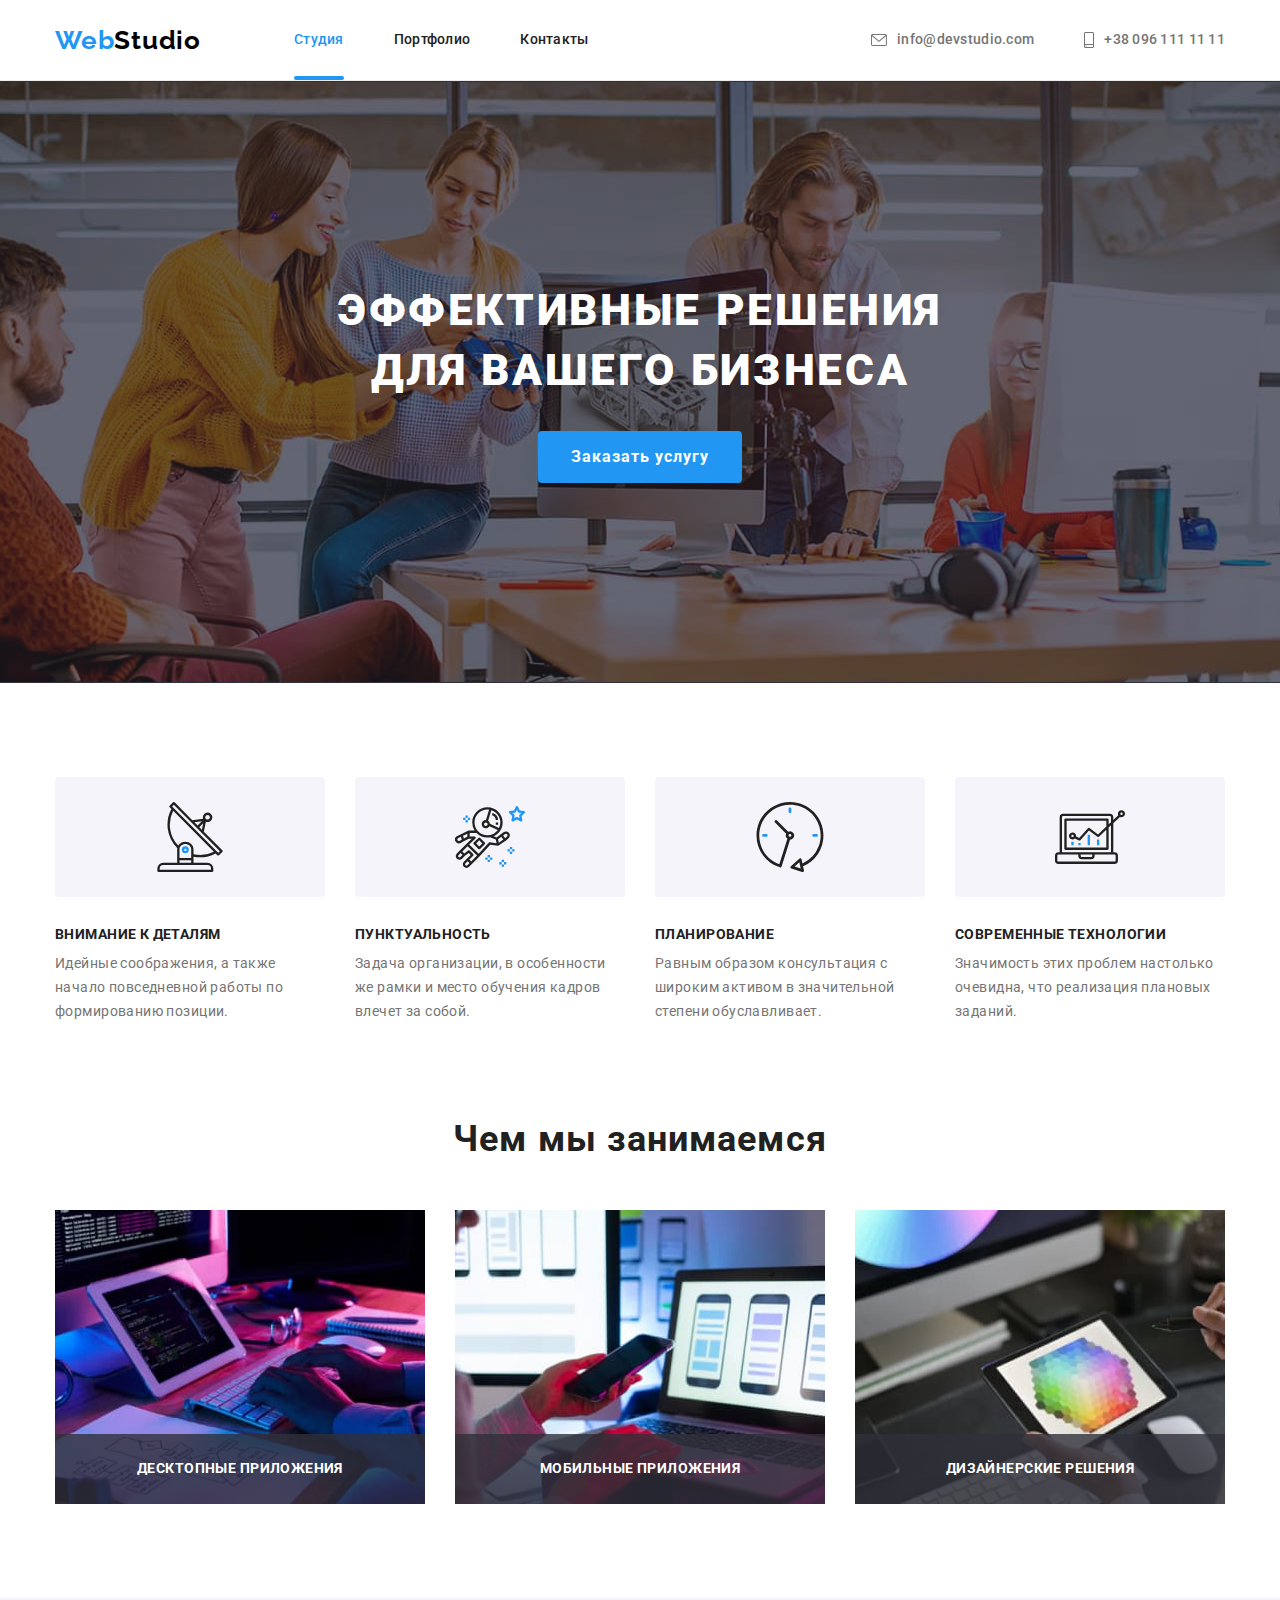
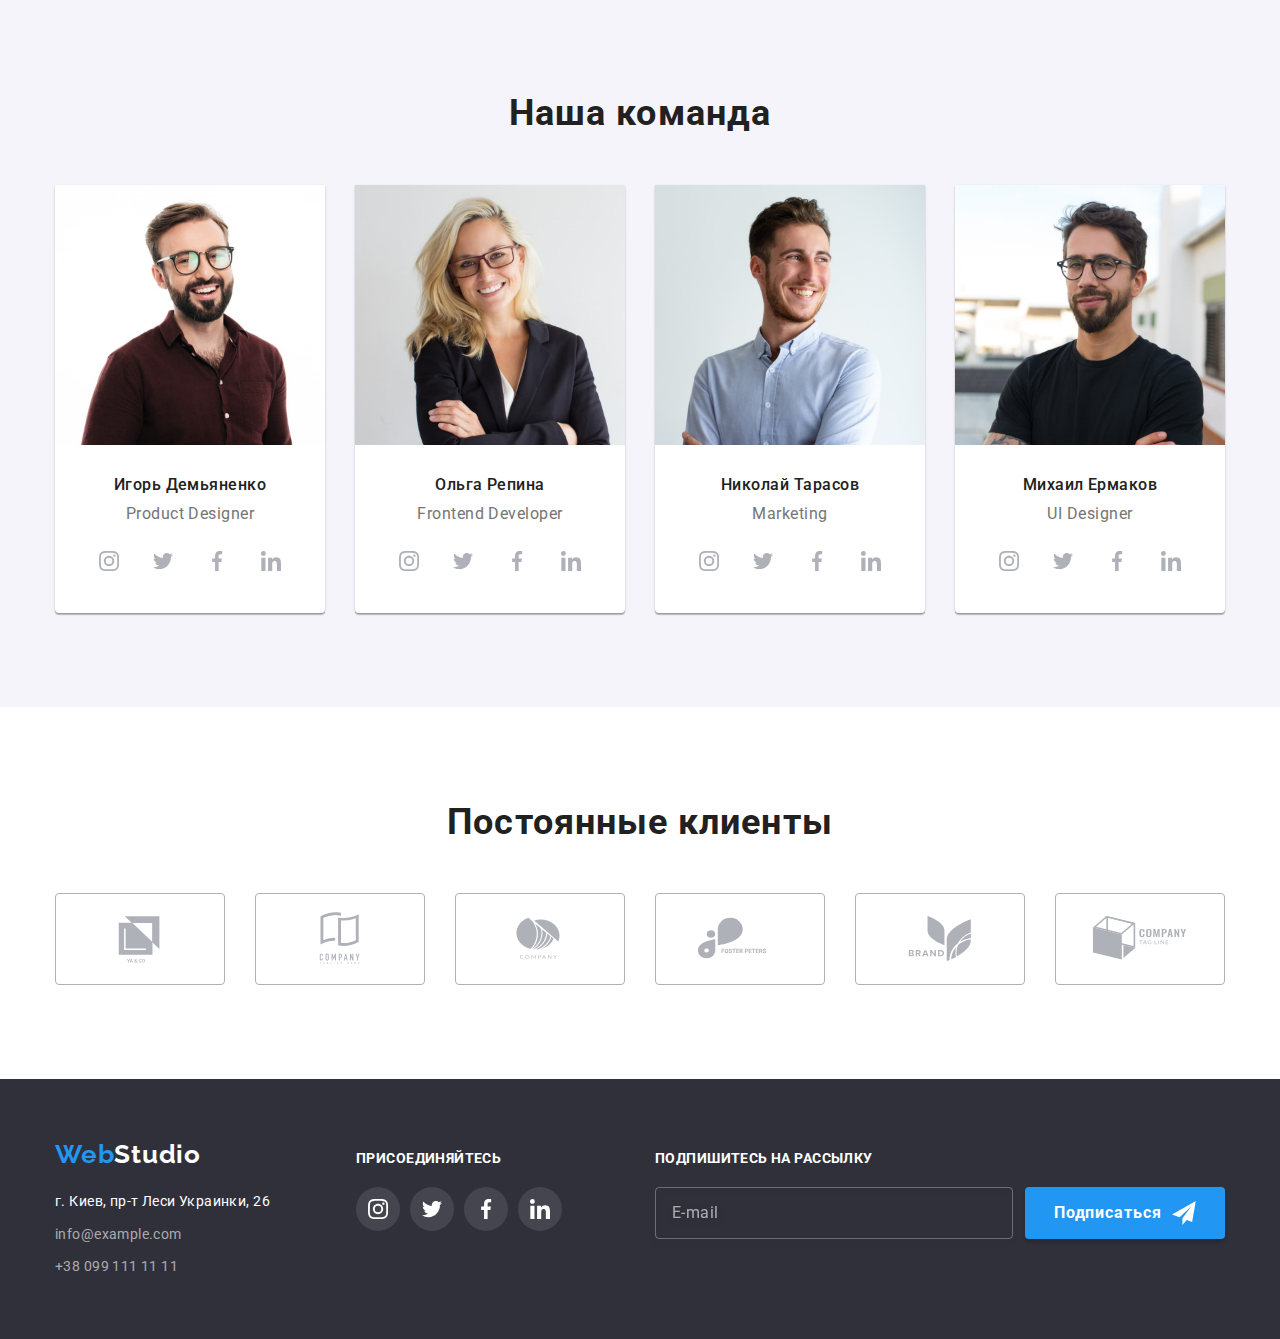
<file: index.html>
<!DOCTYPE html>
<html lang="ru">

<head>
    <meta charset="UTF-8">
    <meta http-equiv="X-UA-Compatible" content="IE=edge">
    <meta name="viewport" content="width=device-width, initial-scale=1.0">
    <title>WebStudio</title>
    <link
        href="https://fonts.googleapis.com/css2?family=Raleway:wght@700&family=Roboto:wght@400;500;700;900&display=swap"
        rel="stylesheet" />
    <link rel="stylesheet"
        href="https://cdnjs.cloudflare.com/ajax/libs/modern-normalize/1.1.0/modern-normalize.min.css" />
    <link rel="stylesheet" href="./css/styles.css" />
</head>

<body>
    <!--Шапка сайта-->
    <header class="page-header">
        <div class="container main-nav">
            <nav class="main-nav">
                <a href="" lang="en" class="logo-primary"> <span class="logo-part">Web</span>Studio</a>
                <ul class="site-nav list">
                    <li class="item"><a href="" class="link current">Студия</a></li>
                    <li class="item"><a href="./portfolio.html" class="link">Портфолио</a></li>
                    <li class="item"><a href="" class="link">Контакты</a></li>
                </ul>
            </nav>
            <ul class="contacts list">
                <li class="item">
                    <a href="mailto:info@devstudio.com" class="contacts-primary">
                        <svg class="contact-icon" width="16" height="12">
                            <use href="./images/sprite.svg#icon-envelope"></use>
                        </svg>
                        info@devstudio.com
                    </a>
                </li>
                <li class="item">
                    <a href="tel:+380961111111" class="contacts-primary">
                        <svg class="contact-icon" width="10" height="16">
                            <use href="./images/sprite.svg#icon-smartphone"></use>
                        </svg>
                        +38 096 111 11 11
                    </a>
                </li>
            </ul>
        </div>
    </header>

    <!--Main-->
    <main>
        <!--Компания-->
        <section class="hero">
            <h1 class="hero-title">Эффективные решения для вашего бизнеса</h1>
            <button type="button" class="button primary" data-modal-open>Заказать услугу</button>
            <div class="backdrop is-hidden" data-modal>
                <div class="modal">
                    <button class="close" data-modal-close>
                        <svg width="11" height="11" class="close-icon">
                            <use href="./images/sprite.svg#icon-close"></use>
                        </svg>
                    </button>
                    <p class="modal-title">Оставьте свои данные, мы вам перезвоним</p>
                    <form action="#" class="modal-form">
                        <p class="modal-block">
                            <label for="name">Имя</label>
                            <input type="text" name="text" id="name" placeholder=" ">
                            <svg class="modal-icon" width="18" height="18">
                                <use href="./images/sprite.svg#icon-person"></use>
                            </svg>
                        </p>
                        <p class="modal-block">
                            <label for="tel">Телефон</label>
                            <input type="tel" name="tel" id="tel" placeholder=" ">
                            <svg class="modal-icon" width="18" height="18">
                                <use href="./images/sprite.svg#icon-phone"></use>
                            </svg>
                        </p>
                        <p class="modal-block">
                            <label for="mail">Почта</label>
                            <input type="email" name="mail" id="mail" placeholder=" ">
                            <svg class="modal-icon" width="18" height="18">
                                <use href="./images/sprite.svg#icon-email"></use>
                            </svg>
                        </p>
                        <p class="modal-comment">
                            <label for="comment">Комментарий</label>
                            <textarea name="comment" id="comment" placeholder="Введите текст"></textarea>
                        </p>
                        <p class="modal-consent">
                            <label for="consent">
                            <input class="checkbox" type="checkbox" name="consent" id="consent">
                            <span class="modal-consent-icon"></span>
                            Соглашаюсь с рассылкой и принимаю <a href="#" class="modal-consent-link"> Условия договора</a></label>
                        </p>
                        <button type="submit" class="button fourth">Отправить</button>  
                    </form>

                </div>
            </div>

        </section>
        <!--Преимущества-->

        <section class="section">
            <div class="container">
                <h2 class="title visually-hidden">Наши преимущества</h2>
                <ul class="advantage-list list">
                    <li class="item">
                        <div class="advantage-svg">
                            <svg width="70" height="70">
                                <use href="./images/sprite.svg#icon-antenna"></use>
                            </svg>
                        </div>
                        <h3 class="advantage-title">Внимание к деталям</h3>
                        <p class="advantage-description">Идейные соображения, а также начало повседневной работы по
                            формированию позиции.
                        </p>
                    </li>
                    <li class="item">
                        <div class="advantage-svg">
                            <svg width="70" height="70">
                                <use href="./images/sprite.svg#icon-astronaut"></use>
                            </svg>
                        </div>
                        <h3 class="advantage-title">Пунктуальность</h3>
                        <p class="advantage-description">Задача организации, в особенности же рамки и место обучения
                            кадров влечет за собой.
                        </p>
                    </li>
                    <li class="item">
                        <div class="advantage-svg">
                            <svg width="70" height="70">
                                <use href="./images/sprite.svg#icon-clock"></use>
                            </svg>
                        </div>
                        <h3 class="advantage-title">Планирование</h3>
                        <p class="advantage-description">Равным образом консультация с широким активом в значительной
                            степени обуславливает.
                        </p>
                    </li>
                    <li class="item">
                        <div class="advantage-svg">
                            <svg width="70" height="70">
                                <use href="./images/sprite.svg#icon-diagram"></use>
                            </svg>
                        </div>
                        <h3 class="advantage-title">Современные технологии</h3>
                        <p class="advantage-description">Значимость этих проблем настолько очевидна, что реализация
                            плановых заданий.
                        </p>
                    </li>
                </ul>
            </div>
        </section>
        <!--Чем мы занимаемся-->
        <section class="section performance">
            <div class="container">
                <h2 class="title">Чем мы занимаемся</h2>
                <ul class="performance-list list">
                    <li class="item">
                        <img class="performance-image" src="./images/computer.jpg" alt="работа с компьютером"
                            width="370">
                        <a href="" class="performance-link">
                            <h3 class="performance-title">Десктопные приложения</h3>
                        </a>
                    </li>
                    <li class="item">
                        <img class="performance-image" src="./images/smartphone.jpg" alt="работа со смартфоном"
                            width="370">
                        <a href="" class="performance-link">
                            <h3 class="performance-title">Мобильные приложения</h3>
                        </a>
                    </li>
                    <li class="item">
                        <img class="performance-image" src="./images/mapcase.jpg" alt="работа с планшетом" width="370">
                        <a href="" class="performance-link">
                            <h3 class="performance-title">Дизайнерские решения</h3>
                        </a>
                    </li>
                </ul>
            </div>
        </section>
        <!--Наша команда-->
        <section class="section team">
            <div class="container">
                <h2 class="title">Наша команда</h2>
                <ul class="team-list list">
                    <li class="item">
                        <img class="team-list-image" src="./images/igor.jpg" alt="Мужчина" width="270">
                        <div class="team-padding">
                            <h3 class="team-member">Игорь Демьяненко</h3>
                            <p lang="en" class="profession">Product Designer</p>
                            <ul class="social-network-list list">
                                <li class="item"> <a href="" class="social-network-link">
                                        <svg class="social-network-icon" width="20" height="20">
                                            <use href="./images/sprite.svg#icon-instagram"></use>
                                        </svg>
                                    </a>
                                </li>
                                <li class="item">
                                    <a href="" class="social-network-link">
                                        <svg class="social-network-icon" width="20" height="20">
                                            <use href="./images/sprite.svg#icon-twitter"></use>
                                        </svg>
                                    </a>
                                </li>
                                <li class="item">
                                    <a href="" class="social-network-link">
                                        <svg class="social-network-icon" width="20" height="20">
                                            <use href="./images/sprite.svg#icon-facebook"></use>
                                        </svg>
                                    </a>
                                </li>
                                <li class="item">
                                    <a href="" class="social-network-link">
                                        <svg class="social-network-icon" width="20" height="20">
                                            <use href="./images/sprite.svg#icon-linkedin"></use>
                                        </svg>
                                    </a>
                                </li>
                            </ul>
                        </div>
                    </li>
                    <li class="item">
                        <img class="team-list-image" src="./images/olga.jpg" alt="Женщина" width="270">
                        <div class="team-padding">
                            <h3 class="team-member">Ольга Репина</h3>
                            <p lang="en" class="profession">Frontend Developer</p>
                            <ul class="social-network-list list">
                                <li class="item"> <a href="" class="social-network-link">
                                        <svg class="social-network-icon" width="20" height="20">
                                            <use href="./images/sprite.svg#icon-instagram"></use>
                                        </svg>
                                    </a>
                                </li>
                                <li class="item">
                                    <a href="" class="social-network-link">
                                        <svg class="social-network-icon" width="20" height="20">
                                            <use href="./images/sprite.svg#icon-twitter"></use>
                                        </svg>
                                    </a>
                                </li>
                                <li class="item">
                                    <a href="" class="social-network-link">
                                        <svg class="social-network-icon" width="20" height="20">
                                            <use href="./images/sprite.svg#icon-facebook"></use>
                                        </svg>
                                    </a>
                                </li>
                                <li class="item">
                                    <a href="" class="social-network-link">
                                        <svg class="social-network-icon" width="20" height="20">
                                            <use href="./images/sprite.svg#icon-linkedin"></use>
                                        </svg>
                                    </a>
                                </li>
                            </ul>
                        </div>
                    </li>
                    <li class="item">
                        <img class="team-list-image" src="./images/nikoly.jpg" alt="Мужчина" width="270">
                        <div class="team-padding">
                            <h3 class="team-member">Николай Тарасов</h3>
                            <p lang="en" class="profession">Marketing</p>
                            <ul class="social-network-list list">
                                <li class="item"> <a href="" class="social-network-link">
                                        <svg class="social-network-icon" width="20" height="20">
                                            <use href="./images/sprite.svg#icon-instagram"></use>
                                        </svg>
                                    </a>
                                </li>
                                <li class="item">
                                    <a href="" class="social-network-link">
                                        <svg class="social-network-icon" width="20" height="20">
                                            <use href="./images/sprite.svg#icon-twitter"></use>
                                        </svg>
                                    </a>
                                </li>
                                <li class="item">
                                    <a href="" class="social-network-link">
                                        <svg class="social-network-icon" width="20" height="20">
                                            <use href="./images/sprite.svg#icon-facebook"></use>
                                        </svg>
                                    </a>
                                </li>
                                <li class="item">
                                    <a href="" class="social-network-link">
                                        <svg class="social-network-icon" width="20" height="20">
                                            <use href="./images/sprite.svg#icon-linkedin"></use>
                                        </svg>
                                    </a>
                                </li>
                            </ul>
                        </div>
                    </li>
                    <li class="item">
                        <img class="team-list-image" src="./images/mihail.jpg" alt="Мужчина" width="270">
                        <div class="team-padding">
                            <h3 class="team-member">Михаил Ермаков</h3>
                            <p lang="en" class="profession">UI Designer</p>
                            <ul class="social-network-list list">
                                <li class="item"> <a href="" class="social-network-link">
                                        <svg class="social-network-icon" width="20" height="20">
                                            <use href="./images/sprite.svg#icon-instagram"></use>
                                        </svg>
                                    </a>
                                </li>
                                <li class="item">
                                    <a href="" class="social-network-link">
                                        <svg class="social-network-icon" width="20" height="20">
                                            <use href="./images/sprite.svg#icon-twitter"></use>
                                        </svg>
                                    </a>
                                </li>
                                <li class="item">
                                    <a href="" class="social-network-link">
                                        <svg class="social-network-icon" width="20" height="20">
                                            <use href="./images/sprite.svg#icon-facebook"></use>
                                        </svg>
                                    </a>
                                </li>
                                <li class="item">
                                    <a href="" class="social-network-link">
                                        <svg class="social-network-icon" width="20" height="20">
                                            <use href="./images/sprite.svg#icon-linkedin"></use>
                                        </svg>
                                    </a>
                                </li>
                            </ul>
                        </div>
                    </li>
                </ul>
            </div>
        </section>

        <!--Постоянные клиенты-->
        <section class="section clients">
            <div class="container">
                <h2 class="title">Постоянные клиенты</h2>
                <ul class="clients-list list">
                    <li class="item">
                        <a href="" class="client-link">
                            <svg class="client-icon" width="106" height="60">
                                <use href="./images/sprite.svg#icon-Logo"></use>
                            </svg>
                        </a>
                    </li>
                    <li class="item">
                        <a href="" class="client-link">
                            <svg class="client-icon" width="106" height="60">
                                <use href="./images/sprite.svg#icon-Logo-1"></use>
                            </svg>
                        </a>
                    </li>
                    <li class="item">
                        <a href="" class="client-link">
                            <svg class="client-icon" width="106" height="60">
                                <use href="./images/sprite.svg#icon-Logo-2"></use>
                            </svg>
                        </a>
                    </li>
                    <li class="item">
                        <a href="" class="client-link">
                            <svg class="client-icon" width="106" height="60">
                                <use href="./images/sprite.svg#icon-Logo-3"></use>
                            </svg>
                        </a>
                    </li>
                    <li class="item">
                        <a href="" class="client-link">
                            <svg class="client-icon" width="106" height="60">
                                <use href="./images/sprite.svg#icon-Logo-4"></use>
                            </svg>
                        </a>
                    </li>
                    <li class="item">
                        <a href="" class="client-link">
                            <svg class="client-icon" width="106" height="60">
                                <use href="./images/sprite.svg#icon-Logo-5"></use>
                            </svg>
                        </a>
                    </li>
                </ul>
            </div>
        </section>
    </main>

    <!--footer-->
    <footer>
        <div class="container footer-block">
            <div class="footer-block-one">
                <a href="" lang="en" class="logo-secondary"><span class="logo-part">Web</span>Studio</a>
                <address class="address">
                    г. Киев, пр-т Леси Украинки, 26
                    <ul class="footer-contacts list">
                        <li class="item"><a href="mailto:info@example.com"
                                class="contacts-secondary">info@example.com</a></li>
                        <li class="item-item"><a href="tel:+380991111111" class="contacts-secondary">+38 099 111 11
                                11</a></li>
                    </ul>
                </address>
            </div>
            <div class="footer-block-two">
                <p class="footer-network-call">присоединяйтесь</p>
                <ul class="footer-network-list list">
                    <li class="item">
                        <a href="" class="footer-network-link">
                            <svg class="footer-network-icon" width="20" height="20">
                                <use href="./images/sprite.svg#icon-instagram"></use>
                            </svg>
                        </a>
                    </li>
                    <li class="item">
                        <a href="" class="footer-network-link">
                            <svg class="footer-network-icon" width="20" height="20">
                                <use href="./images/sprite.svg#icon-twitter"></use>
                            </svg>
                        </a>
                    </li>
                    <li class="item">
                        <a href="" class="footer-network-link">
                            <svg class="footer-network-icon" width="20" height="20">
                                <use href="./images/sprite.svg#icon-facebook"></use>
                            </svg>
                        </a>
                    </li>
                    <li class="item">
                        <a href="" class="footer-network-link">
                            <svg class="footer-network-icon" width="20" height="20">
                                <use href="./images/sprite.svg#icon-linkedin"></use>
                            </svg>
                        </a>
                    </li>
                </ul>
            </div>
            <div class="footer-block-three">
                <p class="footer-network-call">Подпишитесь на рассылку</p>
                <form action="#" class="sub-form">
                    <div class="sub-field">
                        <label for="email"></label>
                        <input type="email" name="mail" id="email" placeholder="E-mail">
                        <button class="button third" type="submit">Подписаться 
                            <svg class="sub-icon" width="24" height="24">
                            <use href="./images/sprite.svg#icon-send"></use>
                            </svg>
                        </button>
                    </div>
                </form>
                
            </div>

        </div>
    </footer>
    <script src="./js/modal.js"></script>
</body>

</html>
</file>
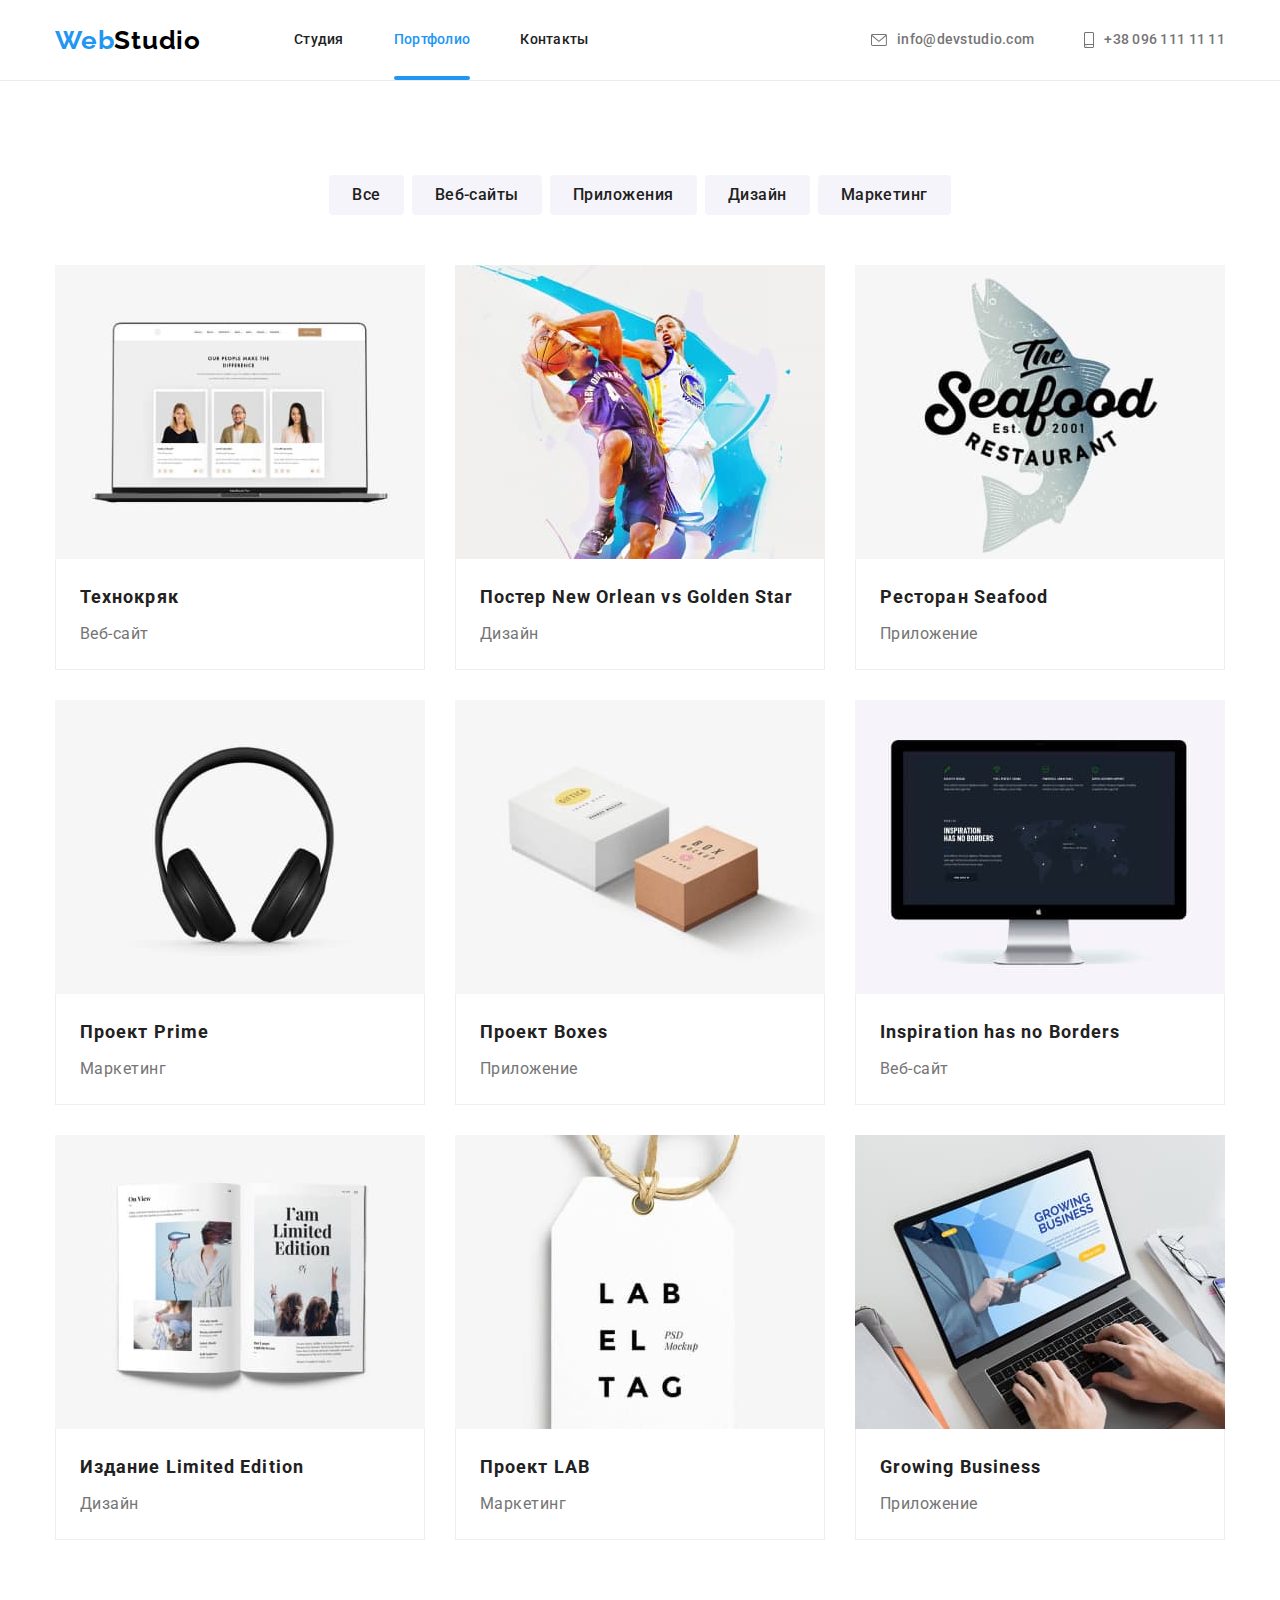
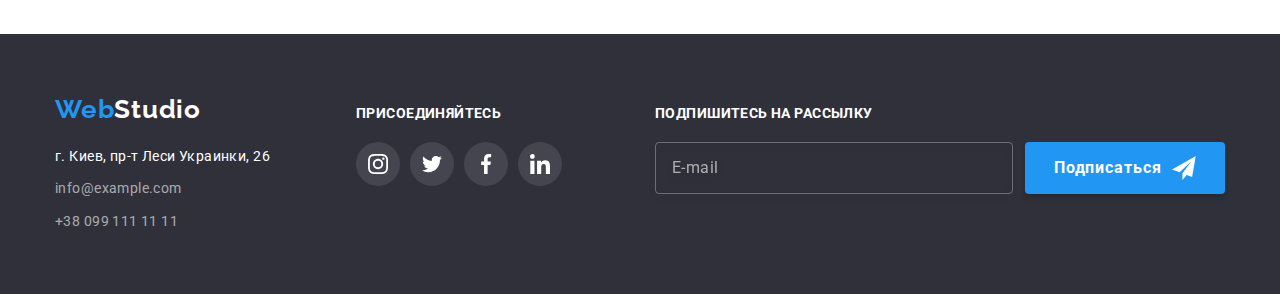
<file: portfolio.html>
<!DOCTYPE html>
<html lang="ru">

<head>
    <meta charset="UTF-8">
    <meta http-equiv="X-UA-Compatible" content="IE=edge">
    <meta name="viewport" content="width=device-width, initial-scale=1.0">
    <title>WebStudio</title>
    <link
        href="https://fonts.googleapis.com/css2?family=Raleway:wght@700&family=Roboto:wght@400;500;700;900&display=swap"
        rel="stylesheet" />
    <link rel="stylesheet"
        href="https://cdnjs.cloudflare.com/ajax/libs/modern-normalize/1.1.0/modern-normalize.min.css" />
    <link rel="stylesheet" href="./css/styles.css" />
</head>

<body>
    <!--Шапка сайта-->
    <header class="page-header">
        <div class="container main-nav">
            <nav class="main-nav">
                <a href="" lang="en" class="logo-primary"> <span class="logo-part">Web</span>Studio</a>
                <ul class="site-nav list">
                    <li class="item"><a href="./index.html" class="link">Студия</a></li>
                    <li class="item"><a href="" class="link current">Портфолио</a></li>
                    <li class="item"><a href="" class="link">Контакты</a></li>
                </ul>
            </nav>
            <ul class="contacts list">
                <li class="item">
                    <a href="mailto:info@devstudio.com" class="contacts-primary">
                        <svg class="contact-icon" width="16" height="12">
                            <use href="./images/sprite.svg#icon-envelope"></use>
                        </svg>
                        info@devstudio.com
                    </a>
                </li>
                <li class="item">
                    <a href="tel:+380961111111" class="contacts-primary">
                        <svg class="contact-icon" width="10" height="16">
                            <use href="./images/sprite.svg#icon-smartphone"></use>
                        </svg>
                        +38 096 111 11 11
                    </a>
                </li>
            </ul>
        </div>
    </header>

    <!--Main-->
    <main>
        <!--Проекты-->
        <section class="section">
            <div class="container">
                <h1 class="projects-title visually-hidden">Projects</h1>
                <ul class="button-list list">
                    <li class="item">
                        <button type="button" class="button secondary">Все</button>
                    </li>
                    <li class="item">
                        <button type="button" class="button secondary web-site">Веб-сайты</button>
                    </li>
                    <li class="item">
                        <button type="button" class="button secondary">Приложения</button>
                    </li>
                    <li class="item">
                        <button type="button" class="button secondary">Дизайн</button>
                    </li>
                    <li class="item">
                        <button type="button" class="button secondary">Маркетинг</button>
                    </li>
                </ul>
                <ul class="name-list list">
                    <li class="item">
                        <a href="" class="projects-link">
                            <div class="name-images">
                                <img class="projects-image" src="./images/img1.jpg" width="370" height="294"
                                    alt="Фото двух женщин и одного мужчины">
                                <div class="name-description">
                                    <p class="project-description">Технокряк это современная площадка распространения
                                        коронавируса. Компании используют
                                        эту платформу для цифрового
                                        шпионажа и атак на защищённые сервера конкурентов.</p>
                                </div>
                            </div>
                            <div class="name-padding">
                                <h2 class="name-of-projects">Технокряк</h2>
                                <p class="direction-of-projects">Веб-сайт</p>
                            </div>
                        </a>
                    </li>
                    <li class="item">
                        <a href="" class="projects-link">
                            <div class="name-images">
                                <img class="projects-image" src="./images/img2.jpg" width="370" height="294"
                                    alt="Два баскетболиста с мячом">
                                <p class="project-description">Технокряк это современная площадка распространения
                                    коронавируса. Компании используют
                                    эту платформу для цифрового
                                    шпионажа и атак на защищённые сервера конкурентов.</p>
                            </div>
                            <div class="name-padding">
                                <h2 class="name-of-projects">Постер <span lang="en">New Orlean vs Golden Star</span>
                                </h2>
                                <p class="direction-of-projects">Дизайн</p>
                            </div>
                        </a>
                    </li>
                    <li class="item">
                        <a href="" class="projects-link">
                            <div class="name-images">
                                <img class="projects-image" src="./images/img3.jpg" width="370" height="294"
                                    alt="Логотип ресторана">
                                <p class="project-description">Технокряк это современная площадка распространения
                                    коронавируса. Компании используют
                                    эту платформу для цифрового
                                    шпионажа и атак на защищённые сервера конкурентов.</p>
                            </div>
                            <div class="name-padding">
                                <h2 class="name-of-projects">Ресторан <span lang="en">Seafood</span></h2>
                                <p class="direction-of-projects">Приложение</p>
                            </div>
                        </a>
                    </li>
                    <li class="item">
                        <a href="" class="projects-link">
                            <div class="name-images">
                                <img class="projects-image" src="./images/img4.jpg" width="370" height="294"
                                    alt="Черные наушники">
                                <p class="project-description">Технокряк это современная площадка распространения
                                    коронавируса. Компании используют
                                    эту платформу для цифрового
                                    шпионажа и атак на защищённые сервера конкурентов.</p>
                            </div>
                            <div class="name-padding">
                                <h2 class="name-of-projects">Проект <span lang="en">Prime</span></h2>
                                <p class="direction-of-projects">Маркетинг</p>
                            </div>
                        </a>
                    </li>
                    <li class="item">
                        <a href="" class="projects-link">
                            <div class="name-images">
                                <img class="projects-image" src="./images/img5.jpg" width="370" height="294"
                                    alt="Белая и бежевая коробочки">
                                <p class="project-description">Технокряк это современная площадка распространения
                                    коронавируса. Компании используют
                                    эту платформу для цифрового
                                    шпионажа и атак на защищённые сервера конкурентов.</p>
                            </div>
                            <div class="name-padding">
                                <h2 class="name-of-projects">Проект <span>Boxes</span></h2>
                                <p class="direction-of-projects">Приложение</p>
                            </div>
                        </a>
                    </li>
                    <li class="item">
                        <a href="" class="projects-link">
                            <div class="name-images">
                                <img class="projects-image" src="./images/img6.jpg" width="370" height="294"
                                    alt="Монитор компьютера">
                                <p class="project-description">Технокряк это современная площадка распространения
                                    коронавируса. Компании используют
                                    эту платформу для цифрового
                                    шпионажа и атак на защищённые сервера конкурентов.</p>
                            </div>
                            <div class="name-padding">
                                <h2 class="name-of-projects"> <span lang="en">Inspiration has no Borders</span> </h2>
                                <p class="direction-of-projects">Веб-сайт</p>
                            </div>
                        </a>
                    </li>
                    <li class="item">
                        <a href="" class="projects-link">
                            <div class="name-images">
                                <img class="projects-image" src="./images/img7.jpg" width="370" height="294"
                                    alt="Раскрытая книга">
                                <p class="project-description">Технокряк это современная площадка распространения
                                    коронавируса. Компании используют
                                    эту платформу для цифрового
                                    шпионажа и атак на защищённые сервера конкурентов.</p>
                            </div>
                            <div class="name-padding">
                                <h2 class="name-of-projects">Издание <span lang="en">Limited Edition</span></h2>
                                <p class="direction-of-projects">Дизайн</p>
                            </div>
                        </a>
                    </li>
                    <li class="item">
                        <a href="" class="projects-link">
                            <div class="name-images">
                                <img class="projects-image" src="./images/img8.jpg" width="370" height="294"
                                    alt="Брелок">
                                <p class="project-description">Технокряк это современная площадка распространения
                                    коронавируса. Компании используют
                                    эту платформу для цифрового
                                    шпионажа и атак на защищённые сервера конкурентов.</p>
                            </div>
                            <div class="name-padding">
                                <h2 class="name-of-projects">Проект <span lang="en">LAB</span></h2>
                                <p class="direction-of-projects">Маркетинг</p>
                            </div>
                        </a>
                    </li>
                    <li class="item">
                        <a href="" class="projects-link">
                            <div class="name-images">
                                <img class="projects-image" src="./images/img9.jpg" width="370" height="294"
                                    alt="Ноутбук">
                                <p class="project-description">Технокряк это современная площадка распространения
                                    коронавируса. Компании используют
                                    эту платформу для цифрового
                                    шпионажа и атак на защищённые сервера конкурентов.</p>
                            </div>
                            <div class="name-padding">
                                <h2 class="name-of-projects"> <span lang="en">Growing Business</span></h2>
                                <p class="direction-of-projects">Приложение</p>
                            </div>
                        </a>
                    </li>
                </ul>
            </div>
        </section>
    </main>

<!--footer-->
<footer>
    <div class="container footer-block">
        <div class="footer-block-one">
            <a href="" lang="en" class="logo-secondary"><span class="logo-part">Web</span>Studio</a>
            <address class="address">
                г. Киев, пр-т Леси Украинки, 26
                <ul class="footer-contacts list">
                    <li class="item"><a href="mailto:info@example.com" class="contacts-secondary">info@example.com</a>
                    </li>
                    <li class="item-item"><a href="tel:+380991111111" class="contacts-secondary">+38 099 111 11
                            11</a></li>
                </ul>
            </address>
        </div>
        <div class="footer-block-two">
            <p class="footer-network-call">присоединяйтесь</p>
            <ul class="footer-network-list list">
                <li class="item">
                    <a href="" class="footer-network-link">
                        <svg class="footer-network-icon" width="20" height="20">
                            <use href="./images/sprite.svg#icon-instagram"></use>
                        </svg>
                    </a>
                </li>
                <li class="item">
                    <a href="" class="footer-network-link">
                        <svg class="footer-network-icon" width="20" height="20">
                            <use href="./images/sprite.svg#icon-twitter"></use>
                        </svg>
                    </a>
                </li>
                <li class="item">
                    <a href="" class="footer-network-link">
                        <svg class="footer-network-icon" width="20" height="20">
                            <use href="./images/sprite.svg#icon-facebook"></use>
                        </svg>
                    </a>
                </li>
                <li class="item">
                    <a href="" class="footer-network-link">
                        <svg class="footer-network-icon" width="20" height="20">
                            <use href="./images/sprite.svg#icon-linkedin"></use>
                        </svg>
                    </a>
                </li>
            </ul>
        </div>
        <div class="footer-block-three">
            <p class="footer-network-call">Подпишитесь на рассылку</p>
            <form action="#" class="sub-form">
                <div class="sub-field">
                    <label for="email"></label>
                    <input type="email" name="mail" id="email" placeholder="E-mail">
                    <button class="button third" type="submit">Подписаться
                        <svg class="sub-icon" width="24" height="24">
                            <use href="./images/sprite.svg#icon-send"></use>
                        </svg>
                    </button>
                </div>
            </form>

        </div>

    </div>
</footer>
</body>

</html>
</file>
<file: css/styles.css>
/*шрифт лого font-family: Raleway 700;*/
/* основной шрифт font-family: Roboto 400,500,700,900,;*/
:root {
  --logo-color: #000000;
  --accent-color: #2196f3;
  --title-text-color: #212121;
  --primary-text-color: #757575;
  --primary-white-color: #ffffff;
  --contacts-color: rgba(255, 255, 255, 0.6);
  --primary-background-color: #2f303a;
  --secondary-background-color: #f5f4fa;
  --accent-hero-color: #188ce8;
  --border-color: #ececec;
  --secondary-border-color: #eeeeee;
  --icon-color: #afb1b8;
  --icon-footer-color: rgba(255, 255, 255, 0.1);
  --performance-title-background-color: rgba(47, 48, 58, 0.8);
  --timing-function: cubic-bezier(0.4, 0, 0.2, 1);
  --name-description-background-color: rgba(33, 150, 243, 0.9);
  --overlay-background-color: rgba(0, 0, 0, 0.2);
  --close-color: rgba(0, 0, 0, 0.1);
  --modal-border-color: rgba(33, 33, 33, 0.2);
  --placeholder-color: rgba(117, 117, 117, 0.5);
}
.visually-hidden {
  position: absolute;
  width: 1px;
  height: 1px;
  margin: -1px;
  border: 0;
  padding: 0;

  white-space: nowrap;
  clip-path: inset(100%);
  clip: rect(0 0 0 0);
  overflow: hidden;
}
body {
  background-color: var(--primary-white-color);
  color: var(--primary-text-color);
  font-family: Roboto, sans-serif;
}
a {
  text-decoration: none;
}

h1,
h2,
h3,
ul,
p {
  margin-top: 0;
  margin-bottom: 0;
}
/*container*/

.container {
  margin-left: auto;
  margin-right: auto;
  width: 1200px;
  padding-left: 15px;
  padding-right: 15px;
}
.list {
  list-style: none;
  margin: 0;
  padding: 0;
}
.page-header {
  border-bottom: 1px solid var(--border-color);
}
.logo-primary {
  color: var(--logo-color);

  font-family: Raleway, sans-serif;
  font-weight: 700;
  font-size: 26px;
  line-height: 1.19;
  letter-spacing: 0.03em;
}
.logo-part {
  color: var(--accent-color);
}
.main-nav {
  display: flex;
  align-items: center;
}

/* Site nav */
.site-nav {
  display: flex;
  margin-left: 93px;
}

.site-nav .item:not(:last-child) {
  margin-right: 50px;
}
.site-nav .link {
  display: block;

  position: relative;

  padding-top: 32px;
  padding-bottom: 32px;
  color: var(--title-text-color);

  font-weight: 500;
  font-size: 14px;
  line-height: 1.14;
  letter-spacing: 0.02em;

  transition: color 250ms var(--timing-function);
}
.site-nav .link:hover,
.site-nav .link:focus {
  color: var(--accent-color);
}
.site-nav .link.current {
  color: var(--accent-color);
}
.site-nav .link:after {
  position: absolute;
  left: 0;
  bottom: 0;
  content: "";
  display: block;
  width: 100%;
  height: 4px;

  background-color: var(--accent-color);
  border-radius: 2px;

  opacity: 0;
}
.site-nav .link.current:after {
  opacity: 1;
}

/*contacts*/
.contacts {
  display: flex;
  margin-left: auto;
}
.contacts .item + .item {
  margin-left: 50px;
}
.contacts .contacts-primary {
  display: flex;
  color: var(--primary-text-color);

  font-weight: 500;
  font-size: 14px;
  line-height: 1.14;
  letter-spacing: 0.02em;
  align-items: center;

  transition: color 250ms var(--timing-function);
}

.contacts .contacts-primary:hover,
.contacts .contacts-primary:focus {
  color: var(--accent-color);
}
.contact-icon {
  margin-right: 10px;
  fill: currentColor;
}

/* Hero */
.hero {
  background-color: var(--primary-background-color);
  text-align: center;
  padding-top: 200px;
  padding-bottom: 200px;
  margin-left: auto;
  margin-right: auto;
  background-image: linear-gradient(
      rgba(47, 48, 58, 0.4),
      rgba(47, 48, 58, 0.4)
    ),
    url(../images/hero.jpg);
  max-width: 1600px;
  background-position: center;
  background-repeat: no-repeat;
}

.hero-title {
  max-width: 696px;
  margin-top: 0;
  margin-bottom: 30px;
  margin-left: auto;
  margin-right: auto;

  color: var(--primary-white-color);

  font-weight: 900;
  font-size: 44px;
  line-height: 1.36;
  text-align: center;
  letter-spacing: 0.06em;
  text-transform: uppercase;
}
.button {
  display: inline-block;
  border: 1px solid transparent;
  border-radius: 4px;
  font-family: Roboto, sans-serif;
  cursor: pointer;
  text-decoration: none;
  text-align: center;
}
.button.primary {
  background-color: var(--accent-color);
  color: var(--primary-white-color);

  min-width: 200px;

  padding: 10px 32px;
  font-weight: 700;
  font-size: 16px;
  line-height: 1.87;
  letter-spacing: 0.06em;

  transition: background-color 250ms var(--timing-function);
}
.button.primary:hover,
.button.primary:focus {
  background-color: var(--accent-hero-color);
}

/*Модальное окно*/
.backdrop {
  position: fixed;
  top: 0;
  left: 0;
  width: 100%;
  height: 100%;
  background-color: var(--close-color);
  opacity: 1;
  transition: opacity 250ms var(--timing-function);
  z-index: 20;
}
.backdrop.is-hidden {
  opacity: 0;
  pointer-events: none;
}
.backdrop.is-hidden .modal {
  transform: translate(-50%, -50%) scale(0.9);
}

.modal {
  position: absolute;
  top: 50%;
  left: 50%;
  transform: translate(-50%, -50%) scale(1);

  transition: transform 250ms var(--timing-function);

  width: 528px;
  height: 581px;
  padding: 40px;

  background-color: var(--primary-white-color);
  box-shadow: 0px 1px 3px rgba(0, 0, 0, 0.12), 0px 1px 1px rgba(0, 0, 0, 0.14),
    0px 2px 1px rgba(0, 0, 0, 0.2);
  border-radius: 4px;
}
.close {
  position: absolute;
  width: 30px;
  height: 30px;
  top: 8px;
  right: 8px;
  display: flex;
  justify-content: center;
  align-items: center;
  cursor: pointer;
  background-color: var(--primary-white-color);

  border: 1px solid var(--close-color);
  border-radius: 50%;
  transition: color 250ms var(--timing-function);
}
.close:hover {
  color: var(--accent-color);
}
.close-icon {
  fill: currentColor;
}
/*Форма*/
.modal-title {
  margin-bottom: 12px;

  color: var(--title-text-color);
  font-weight: 700;
  font-size: 20px;
  line-height: 1.15;
  text-align: center;
  letter-spacing: 0.03em;
}
.modal-form {
  width: 100%;
  height: 100%;
}
.modal-block {
  position: relative;
  display: flex;
  flex-direction: column;
  justify-content: start;

  margin-bottom: 10px;
}
.modal-block label {
  margin-bottom: 4px;
  text-align: start;
  font-weight: 400;
  font-size: 12px;
  line-height: 1.17;
  letter-spacing: 0.01em;
}
.modal-block input {
  margin: 0;
  padding: 11px 12px;
  border: 1px solid var(--modal-border-color);
  border-radius: 4px;
  padding-left: 42px;
  transition: border 250ms var(--timing-function);
}
.modal-icon {
  position: absolute;
  left: 12px;
  top: 50%;
  transition: fill 250ms var(--timing-function);
}
.modal-block input:focus {
  outline: none;
  border: 1px solid var(--accent-color);
}

.modal-block input:focus + .modal-icon {
  fill: var(--accent-color);
}
textarea {
  width: 448px;
  height: 120px;
  resize: none;
}
.modal-comment {
  display: flex;
  flex-direction: column;
  justify-content: start;
  margin-bottom: 20px;
}
.modal-comment label {
  margin-bottom: 4px;

  text-align: start;
  font-weight: 400;
  font-size: 12px;
  line-height: 1.17;
  letter-spacing: 0.01em;
}
.modal-comment textarea {
  padding: 12px 16px;
  border: 1px solid var(--modal-border-color);
  border-radius: 4px;
  transition: border 250ms var(--timing-function);
}
.modal-comment textarea:focus {
  outline: none;
  border: 1px solid var(--accent-color);
}
.modal-comment textarea::placeholder {
  font-weight: normal;
  font-size: 12px;
  line-height: 1.17;
  letter-spacing: 0.01em;

  color: var(--placeholder-color);
  outline: none;
}

.modal-consent {
  display: flex;
  justify-content: center;
  margin-bottom: 30px;
}
.checkbox {
  position: absolute;
  width: 1px;
  height: 1px;
  margin: -1px;
  border: 0;
  padding: 0;
}
.modal-consent label {
  display: flex;
  align-items: center;
  font-weight: 400;
  font-size: 14px;
  line-height: 1.71;
  letter-spacing: 0.03em;
}
.modal-consent-icon {
  display: inline-block;
  margin-right: 8px;
  width: 16px;
  height: 15px;
  border: 2px solid var(--title-text-color);

  border-radius: 2px;
  transition: border 250ms var(--timing-function),
    background-image 250ms var(--timing-function),
    background-color 250ms var(--timing-function);
}

.checkbox:checked + .modal-consent-icon {
  border: var(--accent-color);
  background-image: url(../images/icon-check.svg);
  background-color: var(--accent-color);
  background-repeat: no-repeat;
  background-position: center;
}

.modal-consent-link {
  display: block;
  margin-left: 5px;
  text-decoration: underline;
  color: var(--accent-color);
}
.button.fourth {
  min-width: 200px;
  padding: 10px 56px;

  color: var(--primary-white-color);
  background: var(--accent-color);

  font-weight: 700;
  font-size: 16px;
  line-height: 1.87;

  letter-spacing: 0.06em;
  box-shadow: 0px 4px 4px rgba(0, 0, 0, 0.15);
  border-radius: 4px;

  transition: background-color 250ms var(--timing-function);
}
.button.fourth:hover,
.button.fourth:focus {
  background-color: var(--accent-hero-color);
}
/*Преимущества*/
.title {
  color: var(--title-text-color);

  margin-bottom: 50px;

  font-weight: 700;
  font-size: 36px;
  line-height: 1.17;
  text-align: center;
  letter-spacing: 0.03em;
}

.section {
  padding-top: 94px;
  padding-bottom: 94px;
}
.advantage-list {
  display: flex;
}
.advantage-title {
  color: var(--title-text-color);

  margin-bottom: 10px;

  font-weight: 700;
  font-size: 14px;
  line-height: 1.14;
  letter-spacing: 0.03em;
  text-transform: uppercase;
}

.advantage-list .item:not(:last-child) {
  margin-right: 30px;
}

.advantage-svg {
  display: flex;
  width: 270px;
  height: 120px;
  justify-content: center;
  align-items: center;
  margin-bottom: 30px;
  border-radius: 4px;

  background-color: var(--secondary-background-color);
}
.advantage-description {
  font-weight: 400;
  font-size: 14px;
  line-height: 1.71;
  letter-spacing: 0.03em;
}

/*Чем мы занимаемся*/
.performance {
  padding-top: 0;
}

.performance-list {
  display: flex;
  position: relative;
}
.performance-list .item {
  width: 370px;
}
.performance-list .item:not(:last-child) {
  margin-right: 30px;
}
.performance-image {
  display: block;
}
.performance-link {
  position: absolute;

  width: 370px;
  height: 70px;
  bottom: 0;

  background-color: var(--performance-title-background-color);
}
.performance-title {
  color: var(--primary-white-color);

  padding-top: 27px;
  padding-bottom: 27px;

  font-weight: 700;
  font-size: 14px;
  line-height: 1.14;
  text-align: center;
  letter-spacing: 0.03em;
  text-transform: uppercase;
  align-items: center;
}
/*Наша команда*/
.team {
  background-color: var(--secondary-background-color);
}
.team-list {
  display: flex;
}
.team-list .item {
  width: 270px;
  background-color: var(--primary-white-color);
  text-align: center;
  box-shadow: 0px 1px 3px rgba(0, 0, 0, 0.12), 0px 1px 1px rgba(0, 0, 0, 0.14),
    0px 2px 1px rgba(0, 0, 0, 0.2);
  border-radius: 0px 0px 4px 4px;
}
.team-list .item:not(:last-child) {
  margin-right: 30px;
}

.team-padding {
  padding: 30px 32px 30px 32px;
}
.team-list-image {
  display: block;
}
.team-member {
  color: var(--title-text-color);
  margin-bottom: 10px;

  font-weight: 500;
  font-size: 16px;
  line-height: 1.19;
  letter-spacing: 0.03em;
}
.profession {
  font-weight: 400;
  font-size: 16px;
  line-height: 1.19;
  letter-spacing: 0.03em;
}
.social-network-list {
  display: flex;
  margin-top: 16px;
}
.social-network-list .item {
  box-shadow: none;
}

.social-network-list .item:not(:last-child) {
  margin-right: 10px;
}
.social-network-link {
  width: 44px;
  height: 44px;
  border-radius: 50%;
  display: flex;
  align-items: center;
  justify-content: center;
  color: var(--icon-color);

  transition: color 250ms var(--timing-function),
    background-color 250ms var(--timing-function);
}

.social-network-link:hover {
  background-color: var(--accent-color);
  color: var(--primary-white-color);
}
.social-network-icon {
  fill: currentColor;
}

/*Постоянные клиенты*/
.clients-list {
  display: flex;
}

.clients-list .item:not(:last-child) {
  margin-right: 30px;
}
.client-link {
  display: flex;
  width: 170px;
  height: 92px;
  color: var(--icon-color);
  border: 1px solid var(--icon-color);
  border-radius: 4px;
  align-items: center;
  justify-content: center;

  transition: color 250ms var(--timing-function),
    border 250ms var(--timing-function);
}
.client-link:hover,
.client-link:focus {
  color: var(--accent-color);
  border: 1px solid var(--accent-color);
  border-radius: 4px;
}
.client-icon {
  fill: currentColor;
}

/*footer*/

footer {
  display: flex;
  background-color: var(--primary-background-color);
  padding-top: 60px;
  padding-bottom: 60px;
}
.footer-block {
  display: flex;
  align-items: baseline;
}
.footer-block-one {
  width: 231px;
  margin-right: 70px;
}
.logo-secondary {
  display: inline-block;
  color: var(--primary-white-color);

  margin-bottom: 20px;
  font-family: Raleway, sans-serif;
  font-weight: 700;
  font-size: 26px;
  line-height: 1.19;
  letter-spacing: 0.03em;
}
.address {
  color: var(--primary-white-color);
  font-style: normal;
  font-weight: 400;
  font-size: 14px;
  line-height: 1.71;
  letter-spacing: 0.03em;
}
.footer-contacts {
  margin-top: 9px;
}
.footer-contacts .item-item {
  margin-top: 9px;
}
.footer-contacts .contacts-secondary {
  color: var(--contacts-color);
  transition: color 250ms var(--timing-function);
}

.footer-contacts .contacts-secondary:hover,
.footer-contacts .contacts-secondary:focus {
  color: var(--accent-color);
}
.footer-block-two {
  width: 206px;
}
.footer-network-call {
  margin-bottom: 20px;
  color: var(--primary-white-color);

  font-weight: 700;
  font-size: 14px;
  line-height: 1.14;
  letter-spacing: 0.03em;
  text-transform: uppercase;
}
.footer-network-list {
  display: flex;
}
.footer-network-list .item:not(:last-child) {
  margin-right: 10px;
}
.footer-network-link {
  display: flex;
  width: 44px;
  height: 44px;
  color: var(--primary-white-color);
  background-color: var(--icon-footer-color);
  border-radius: 50%;
  justify-content: center;
  align-items: center;

  transition: background-color 250ms var(--timing-function);
}
.footer-network-link:hover {
  background-color: var(--accent-color);
}
.footer-network-icon {
  fill: currentColor;
}
.footer-block-three {
  width: 570px;
  margin-left: 93px;
}
.sub-field {
  display: flex;
}
.sub-field input {
  width: 358px;
  padding: 15px 16px;

  font-weight: 400;
  font-size: 16px;
  line-height: 1.25;

  display: flex;
  align-items: center;
  letter-spacing: 0.03em;
  color: var(--contacts-color);
  background-color: transparent;
  border: 1px solid rgba(255, 255, 255, 0.3);
  filter: drop-shadow(0px 4px 4px rgba(0, 0, 0, 0.15));
  border-radius: 4px;
  transition: color 250ms var(--timing-function);
}
.sub-field input:focus {
  color: white;
  outline: none;
}
.sub-field input::placeholder {
  font-weight: 400;
  font-size: 16px;
  line-height: 1.25;
  letter-spacing: 0.03em;

  color: var(--contacts-color);
}
.button.third {
  display: flex;
  align-items: center;
  text-align: center;
  margin-left: 12px;

  background-color: var(--accent-color);
  color: var(--primary-white-color);
  min-width: 200px;
  padding: 10px 28px;
  font-weight: 700;
  font-size: 16px;
  line-height: 1.87;

  letter-spacing: 0.06em;
  box-shadow: 0px 4px 4px rgba(0, 0, 0, 0.15);
  transition: background-color 250ms var(--timing-function);
}
.sub-icon {
  fill: currentColor;
  margin-left: 10px;
}
button.third:hover,
button.third:focus {
  background-color: var(--accent-hero-color);
}
/*Портфолио*/
/*Проекты*/
.button-list {
  display: flex;
  margin-bottom: 50px;
  justify-content: center;
}

.button-list .item + .item {
  margin-left: 8px;
}

.button.secondary {
  background-color: var(--secondary-background-color);
  color: var(--title-text-color);
  white-space: nowrap;
  padding: 6px 22px;

  font-weight: 500;
  font-size: 16px;
  line-height: 1.62;
  letter-spacing: 0.03em;

  transition: color 250ms var(--timing-function),
    background-color 250ms var(--timing-function),
    box-shadow 250ms var(--timing-function);
}
.button.secondary:hover,
.button.secondary:focus {
  color: var(--primary-white-color);
  background-color: var(--accent-color);
  box-shadow: 0px 3px 1px rgba(0, 0, 0, 0.1), 0px 1px 2px rgba(0, 0, 0, 0.08),
    0px 2px 2px rgba(0, 0, 0, 0.12);
}

.name-list {
  display: flex;
  flex-wrap: wrap;
}
.name-list .item {
  width: 370px;
}
.name-list .item:not(:nth-child(3n)) {
  margin-right: 30px;
}
.name-list .item:not(:nth-last-child(-n + 3)) {
  margin-bottom: 30px;
}
.projects-image {
  display: block;
}
.name-of-projects {
  color: var(--title-text-color);

  margin-bottom: 4px;

  font-weight: 700;
  font-size: 18px;
  line-height: 2;
  letter-spacing: 0.06em;
}
.direction-of-projects {
  color: var(--primary-text-color);

  font-weight: 400;
  font-size: 16px;
  line-height: 1.87;
  letter-spacing: 0.03em;
}
.name-padding {
  padding: 20px 24px;
  border: 1px solid var(--secondary-border-color);
  border-top: none;
}
.projects-link {
  display: block;

  transition: box-shadow 250ms var(--timing-function);
}
.projects-link:hover,
.projects-link:focus {
  box-shadow: 0px 1px 1px rgba(0, 0, 0, 0.12), 0px 4px 4px rgba(0, 0, 0, 0.06),
    1px 4px 6px rgba(0, 0, 0, 0.16);
}

.name-images {
  position: relative;
  overflow: hidden;
}
.name-images:before {
  content: "";
  position: absolute;
  display: block;
  width: 100%;
  height: 100%;
  background-color: var(--name-description-background-color);
  /*opacity: 0;*/
  transition: transform 250ms var(--timing-function);
  transform: translatey(100%);
}

.projects-link:hover .name-images:before,
.projects-link:focus .name-images:before {
  /*opacity: 1;*/
  transform: translatey(0);
}
.project-description {
  position: absolute;
  top: 50%;
  left: 50%;
  transform: translate(-50%, -50%);
  display: block;
  width: 322px;
  color: var(--primary-white-color);
  font-weight: 400;
  font-size: 18px;
  line-height: 1.56;
  letter-spacing: 0.03em;
  opacity: 0;
  transition: opacity 250ms var(--timing-function);
}
.projects-link:hover .project-description,
.projects-link:focus .project-description {
  opacity: 1;
}
</file>
